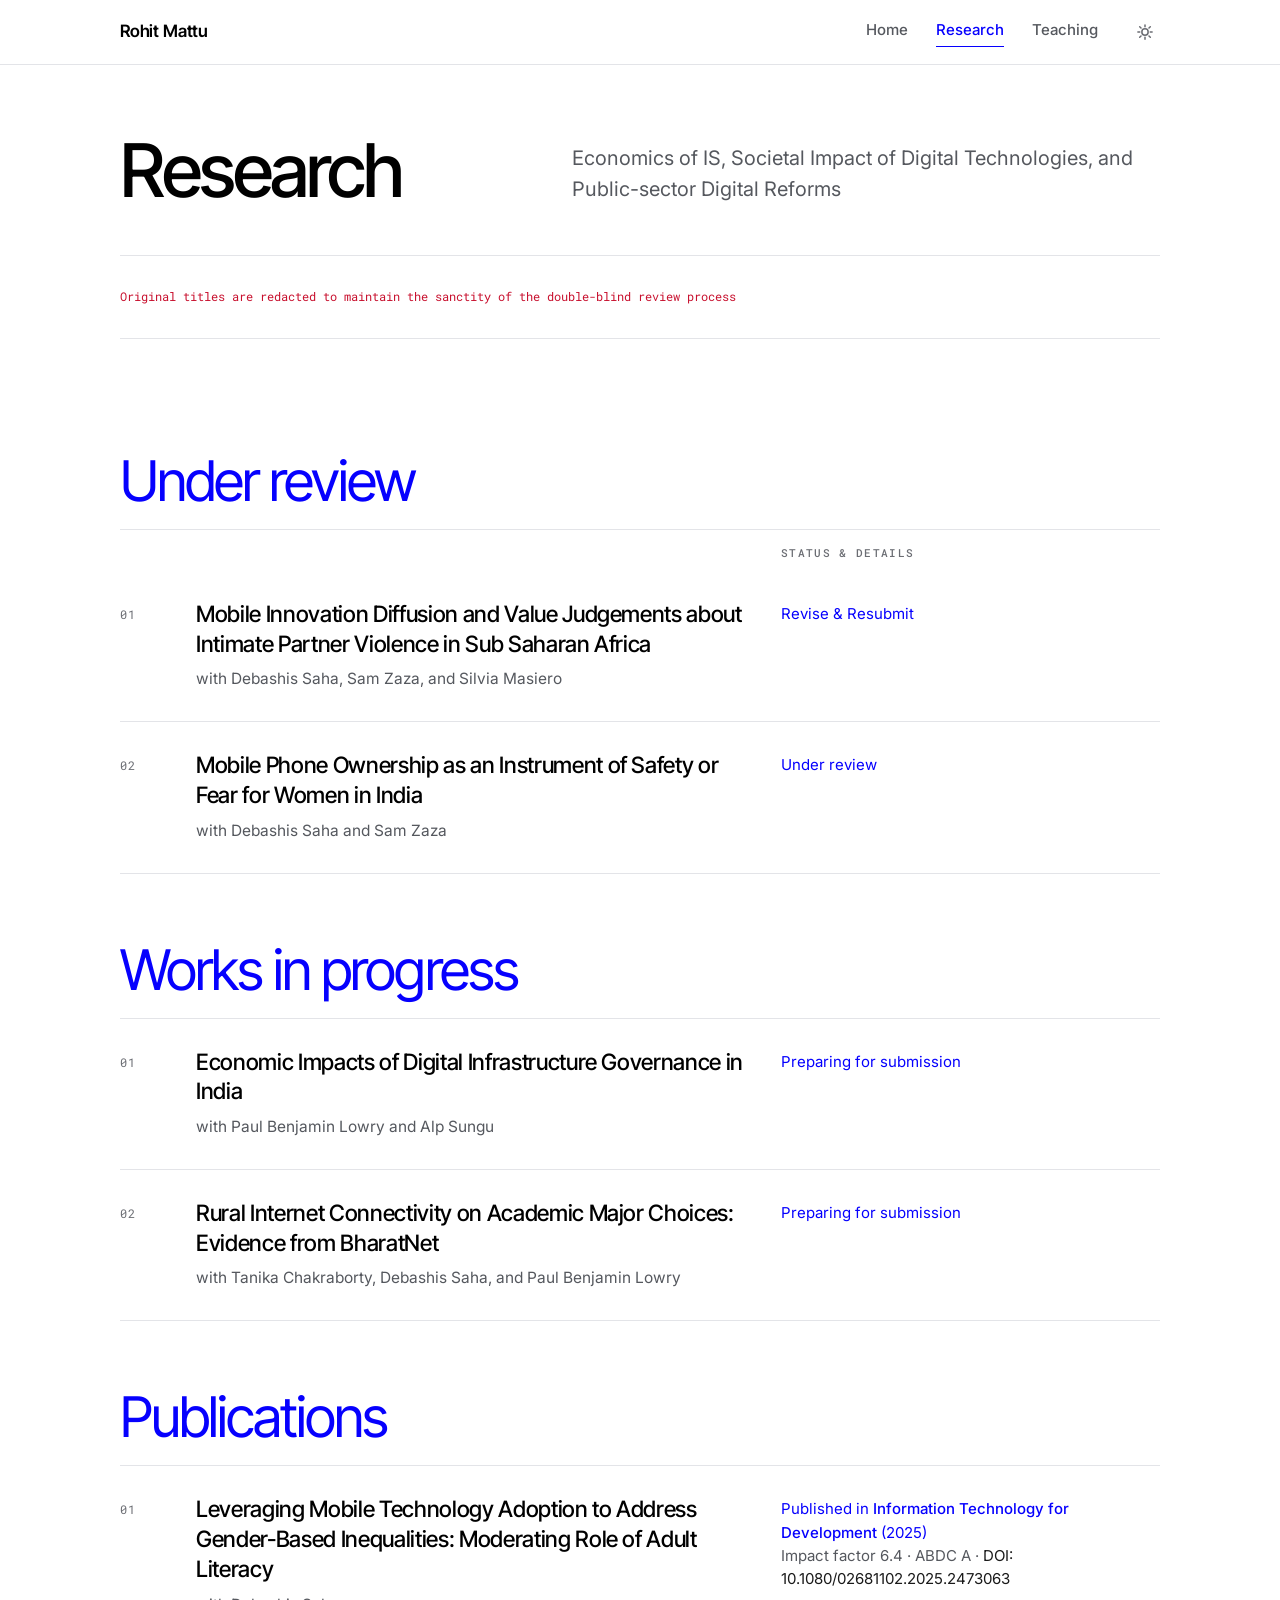
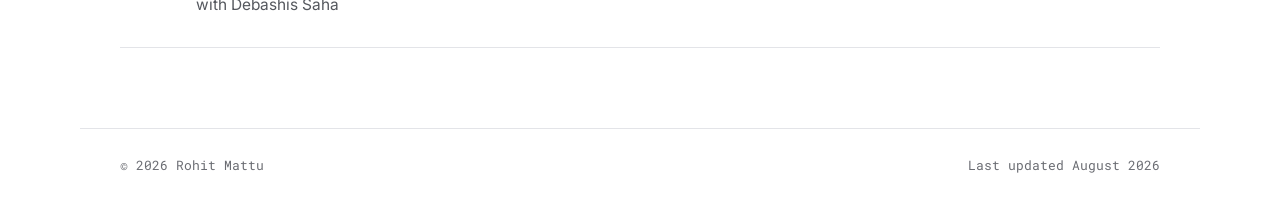
<file: research.html>
<!doctype html>
<html lang="en">
<head>
<meta charset="utf-8" />
<meta name="viewport" content="width=device-width, initial-scale=1" />
<title>Research — Rohit Mattu</title>
<meta name="description" content="Research by Rohit Mattu on the economics of information systems, the societal impact of digital technologies, and public-sector digital reforms." />
<meta property="og:type" content="website" />
<meta property="og:title" content="Research — Rohit Mattu" />
<meta property="og:description" content="Publications and working papers on the economics of information systems and the societal impact of digital technologies." />
<meta name="twitter:card" content="summary" />
<meta name="twitter:title" content="Research — Rohit Mattu" />
<meta name="twitter:description" content="Research on the economics of information systems, societal impact of digital technologies, and public-sector digital reforms." />
<meta name="theme-color" content="#ffffff" media="(prefers-color-scheme: light)" />
<meta name="theme-color" content="#101013" media="(prefers-color-scheme: dark)" />
<link rel="icon" type="image/svg+xml" href="favicon.svg" />
<link rel="apple-touch-icon" href="apple-touch-icon.png" />
<link rel="preconnect" href="https://fonts.googleapis.com" />
<link rel="preconnect" href="https://fonts.gstatic.com" crossorigin />
<link href="https://fonts.googleapis.com/css2?family=Inter:wght@400;500;600&family=Inter+Tight:wght@400;500;600&family=Roboto+Mono:wght@400;500&display=swap" rel="stylesheet" />
<link rel="stylesheet" href="styles.css?v=53" />
<script src="site.js?v=43"></script>
</head>
<body>

<header class="topbar">
  <div class="topbar-inner">
    <a class="brand" href="index.html">Rohit Mattu</a>
    <nav>
      <a href="index.html">Home</a>
      <a href="research.html">Research</a>
      <a href="teaching.html">Teaching</a>
    </nav>
    <button class="theme-toggle" aria-label="Toggle theme">☀</button>
  </div>
</header>

<main class="page research-page">

  <header class="research-masthead" aria-labelledby="research-title">
    <div class="research-masthead-copy">
      <h1 id="research-title" data-intro="name">Research</h1>
      <p class="research-deck" data-intro="meta">Economics of IS, Societal Impact of Digital Technologies, and Public-sector Digital Reforms</p>
    </div>

    <div class="research-dashboard research-dashboard-notice" data-intro="links">
      <p class="research-redaction-note">Original titles are redacted to maintain the sanctity of the double-blind review process</p>
    </div>
  </header>

  <section class="research-section reveal" id="under-review" aria-labelledby="under-review-title">
    <header class="research-section-head">
      <h2 id="under-review-title">Under review</h2>
    </header>
    <div class="research-columns" aria-hidden="true">
      <span></span>
      <span></span>
      <span>Status &amp; details</span>
    </div>
    <ol class="research-catalog">
      <li class="research-paper">
        <span class="research-paper-number" aria-hidden="true">01</span>
        <div class="research-paper-main">
          <h3>Mobile Innovation Diffusion and Value Judgements about Intimate Partner Violence in Sub Saharan Africa</h3>
          <p class="research-coauthors">with Debashis Saha, Sam Zaza, and Silvia Masiero</p>
        </div>
        <div class="research-paper-meta">
          <p class="research-status">Revise &amp; Resubmit</p>
        </div>
      </li>
      <li class="research-paper">
        <span class="research-paper-number" aria-hidden="true">02</span>
        <div class="research-paper-main">
          <h3>Mobile Phone Ownership as an Instrument of Safety or Fear for Women in India</h3>
          <p class="research-coauthors">with Debashis Saha and Sam Zaza</p>
        </div>
        <div class="research-paper-meta">
          <p class="research-status">Under review</p>
        </div>
      </li>
    </ol>
  </section>

  <section class="research-section reveal" id="work-in-progress" aria-labelledby="work-in-progress-title">
    <header class="research-section-head">
      <h2 id="work-in-progress-title">Works in progress</h2>
    </header>
    <ol class="research-catalog">
      <li class="research-paper">
        <span class="research-paper-number" aria-hidden="true">01</span>
        <div class="research-paper-main">
          <h3>Economic Impacts of Digital Infrastructure Governance in India</h3>
          <p class="research-coauthors">with Paul Benjamin Lowry and Alp Sungu</p>
        </div>
        <div class="research-paper-meta">
          <p class="research-status">Preparing for submission</p>
        </div>
      </li>
      <li class="research-paper">
        <span class="research-paper-number" aria-hidden="true">02</span>
        <div class="research-paper-main">
          <h3>Rural Internet Connectivity on Academic Major Choices: Evidence from BharatNet</h3>
          <p class="research-coauthors">with Tanika Chakraborty, Debashis Saha, and Paul Benjamin Lowry</p>
        </div>
        <div class="research-paper-meta">
          <p class="research-status">Preparing for submission</p>
        </div>
      </li>
    </ol>
  </section>

  <section class="research-section reveal" id="publications" aria-labelledby="publications-title">
    <header class="research-section-head">
      <h2 id="publications-title">Publications</h2>
    </header>
    <ol class="research-catalog">
      <li class="research-paper">
        <span class="research-paper-number" aria-hidden="true">01</span>
        <div class="research-paper-main">
          <h3>Leveraging Mobile Technology Adoption to Address Gender-Based Inequalities: Moderating Role of Adult Literacy</h3>
          <p class="research-coauthors">with Debashis Saha</p>
        </div>
        <div class="research-paper-meta">
          <p class="research-status">Published in <span>Information Technology for Development</span> (2025)</p>
          <p class="research-presentations">Impact factor 6.4 · ABDC A · <a href="https://doi.org/10.1080/02681102.2025.2473063" target="_blank" rel="noopener">DOI: 10.1080/02681102.2025.2473063</a></p>
        </div>
      </li>
    </ol>
  </section>

</main>

<footer class="site-foot">
  <span>© 2026 Rohit Mattu</span>
  <span>Last updated August 2026</span>
</footer>

</body>
</html>
</file>
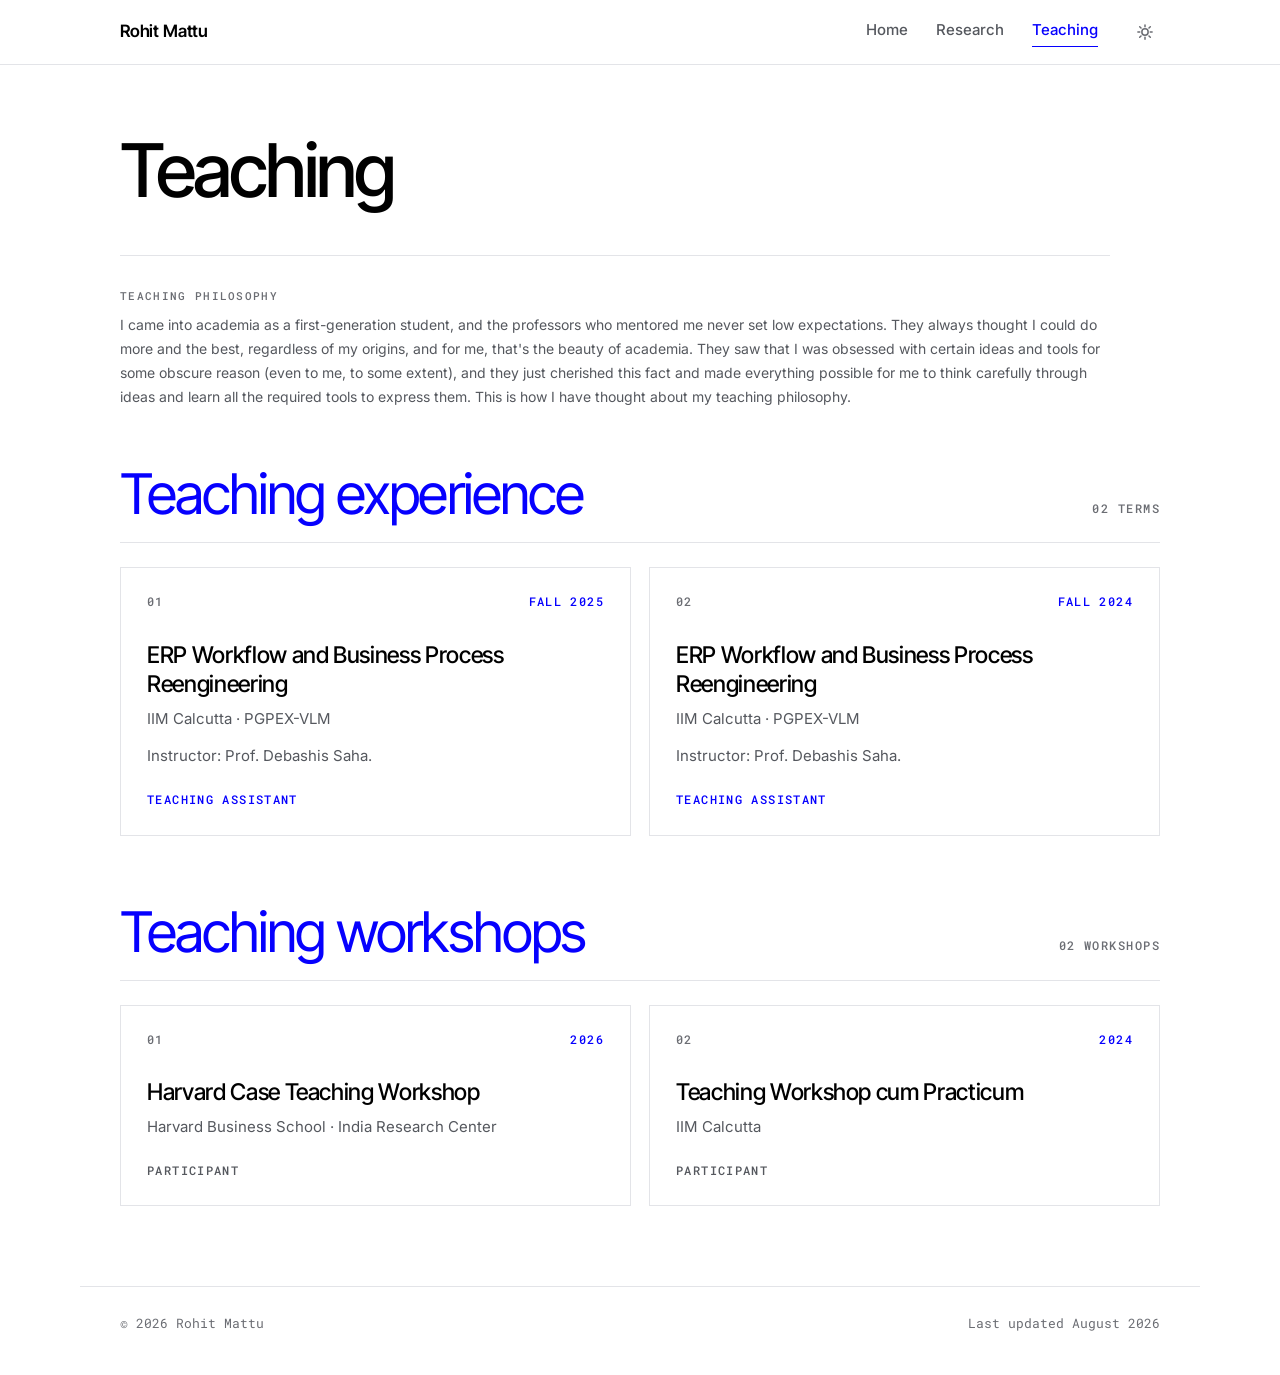
<file: teaching.html>
<!doctype html>
<html lang="en">
<head>
<meta charset="utf-8" />
<meta name="viewport" content="width=device-width, initial-scale=1" />
<title>Teaching — Rohit Mattu</title>
<meta name="description" content="Teaching experience, teaching workshops, and teaching philosophy by Rohit Mattu." />
<meta property="og:type" content="website" />
<meta property="og:title" content="Teaching — Rohit Mattu" />
<meta property="og:description" content="Teaching experience, teaching workshops, and teaching philosophy by Rohit Mattu." />
<meta name="twitter:card" content="summary" />
<meta name="twitter:title" content="Teaching — Rohit Mattu" />
<meta name="twitter:description" content="Teaching experience, workshops, and philosophy by Rohit Mattu." />
<meta name="theme-color" content="#ffffff" media="(prefers-color-scheme: light)" />
<meta name="theme-color" content="#101013" media="(prefers-color-scheme: dark)" />
<link rel="icon" type="image/svg+xml" href="favicon.svg" />
<link rel="apple-touch-icon" href="apple-touch-icon.png" />
<link rel="preconnect" href="https://fonts.googleapis.com" />
<link rel="preconnect" href="https://fonts.gstatic.com" crossorigin />
<link href="https://fonts.googleapis.com/css2?family=Inter:wght@400;500;600&family=Inter+Tight:wght@400;500;600&family=Roboto+Mono:wght@400;500&display=swap" rel="stylesheet" />
<link rel="stylesheet" href="styles.css?v=53" />
<script src="site.js?v=43"></script>
</head>
<body>

<header class="topbar">
  <div class="topbar-inner">
    <a class="brand" href="index.html">Rohit Mattu</a>
    <nav>
      <a href="index.html">Home</a>
      <a href="research.html">Research</a>
      <a href="teaching.html">Teaching</a>
    </nav>
    <button class="theme-toggle" aria-label="Toggle theme">☀</button>
  </div>
</header>

<main class="page teaching-page">

  <header class="teaching-masthead" aria-labelledby="teaching-title">
    <div class="teaching-masthead-copy teaching-masthead-copy-solo">
      <h1 id="teaching-title" data-intro="name">Teaching</h1>
    </div>

    <aside class="teaching-philosophy" aria-labelledby="teaching-philosophy-title" data-intro="links">
      <h2 id="teaching-philosophy-title">Teaching philosophy</h2>
      <p>I came into academia as a first-generation student, and the professors who mentored me never set low expectations. They always thought I could do more and the best, regardless of my origins, and for me, that's the beauty of academia. They saw that I was obsessed with certain ideas and tools for some obscure reason (even to me, to some extent), and they just cherished this fact and made everything possible for me to think carefully through ideas and learn all the required tools to express them. This is how I have thought about my teaching philosophy.</p>
    </aside>
  </header>

  <section class="teaching-section reveal" aria-labelledby="teaching-experience-title">
    <header class="teaching-section-head">
      <h2 id="teaching-experience-title">Teaching experience</h2>
      <span>02 terms</span>
    </header>
    <ol class="teaching-grid">
      <li class="teaching-card">
        <div class="teaching-card-meta">
          <span class="teaching-card-number" aria-hidden="true">01</span>
          <span class="teaching-card-term">Fall 2025</span>
        </div>
        <div class="teaching-card-body">
          <h3>ERP Workflow and Business Process Reengineering</h3>
          <p class="teaching-card-institution">IIM Calcutta · PGPEX-VLM</p>
          <p class="teaching-card-description">Instructor: Prof. Debashis Saha.</p>
        </div>
        <span class="teaching-card-role accent">Teaching Assistant</span>
      </li>
      <li class="teaching-card">
        <div class="teaching-card-meta">
          <span class="teaching-card-number" aria-hidden="true">02</span>
          <span class="teaching-card-term">Fall 2024</span>
        </div>
        <div class="teaching-card-body">
          <h3>ERP Workflow and Business Process Reengineering</h3>
          <p class="teaching-card-institution">IIM Calcutta · PGPEX-VLM</p>
          <p class="teaching-card-description">Instructor: Prof. Debashis Saha.</p>
        </div>
        <span class="teaching-card-role accent">Teaching Assistant</span>
      </li>
    </ol>
  </section>

  <section class="teaching-section reveal" aria-labelledby="teaching-training-title">
    <header class="teaching-section-head">
      <h2 id="teaching-training-title">Teaching workshops</h2>
      <span>02 workshops</span>
    </header>
    <ol class="teaching-grid">
      <li class="teaching-card teaching-card-compact">
        <div class="teaching-card-meta">
          <span class="teaching-card-number" aria-hidden="true">01</span>
          <span class="teaching-card-term">2026</span>
        </div>
        <div class="teaching-card-body">
          <h3>Harvard Case Teaching Workshop</h3>
          <p class="teaching-card-institution">Harvard Business School · India Research Center</p>
        </div>
        <span class="teaching-card-role">Participant</span>
      </li>
      <li class="teaching-card teaching-card-compact">
        <div class="teaching-card-meta">
          <span class="teaching-card-number" aria-hidden="true">02</span>
          <span class="teaching-card-term">2024</span>
        </div>
        <div class="teaching-card-body">
          <h3>Teaching Workshop cum Practicum</h3>
          <p class="teaching-card-institution">IIM Calcutta</p>
        </div>
        <span class="teaching-card-role">Participant</span>
      </li>
    </ol>
  </section>

</main>

<footer class="site-foot">
  <span>© 2026 Rohit Mattu</span>
  <span>Last updated August 2026</span>
</footer>

</body>
</html>
</file>
<file: styles.css>
/* ============================================================
   Design system
   Type      — Inter Tight (display) · Inter (body) · Roboto Mono (labels)
               [after brianjabarian.org's Neue Haas Grotesk pairing]
   Color     — near-black ink on white, one electric-blue accent (#0600fe),
               hairline rules (#e3e4e8)  [brianjabarian.org]
   Frame     — hairline section dividers + small mono eyebrows  [auyonsiddiq.com]
   Motion    — staggered hero glide: hello ↓ · name ↑ · photo ←  [chu-li.me]
   ============================================================ */

:root {
  --font-display: "Inter Tight", -apple-system, BlinkMacSystemFont, "Helvetica Neue", Helvetica, Arial, sans-serif;
  --font-body: "Inter", -apple-system, BlinkMacSystemFont, "Helvetica Neue", Helvetica, Arial, sans-serif;
  --font-mono: "Roboto Mono", ui-monospace, "SF Mono", Menlo, Consolas, monospace;

  --bg: #ffffff;
  --ink: #1a1a1a;
  --ink-deep: #000000;
  --ink-soft: #55585e;
  --ink-faint: #6b6d73;
  --rule: #e3e4e8;
  --rule-strong: #b2bbca;
  --accent: #0600fe;
  --accent-wash: #f3f3ff;
  --lbs-red: #c8102e;
}

html[data-theme="dark"] {
  --bg: #101013;
  --ink: #e4e4e8;
  --ink-deep: #ffffff;
  --ink-soft: #a6a8b1;
  --ink-faint: #83858e;
  --rule: #26272c;
  --rule-strong: #3b3c44;
  --accent: #8a93ff;
  --accent-wash: #191927;
  --lbs-red: #ff6b7d;
}

/* ---------- Base ---------- */
* { box-sizing: border-box; }

html {
  font-size: 62.5%;
  background: var(--bg);
  scroll-behavior: smooth;
}

body {
  margin: 0;
  padding: 0;
  background: var(--bg);
  color: var(--ink);
  font-family: var(--font-body);
  font-size: 1.7rem;
  line-height: 1.7;
  font-weight: 400;
  -webkit-font-smoothing: antialiased;
  -moz-osx-font-smoothing: grayscale;
  transition: background-color 0.2s ease, color 0.2s ease;
  min-height: 100vh;
  display: flex;
  flex-direction: column;
  /* The hero scroll-drift translates text past the right edge —
     clip it so it never creates a horizontal scrollbar */
  overflow-x: clip;
}

.page {
  max-width: 1120px;
  width: 100%;
  margin: 0 auto;
  padding: 0 40px;
  flex: 1;
}

@media (max-width: 640px) {
  body { font-size: 1.6rem; }
  .page { padding: 0 22px; }
}

/* ---------- Typography ---------- */
h1, h2, h3, h4, h5, h6 {
  font-family: var(--font-display);
  color: var(--ink-deep);
  margin: 0;
  font-weight: 500;
  line-height: 1.2;
  letter-spacing: -0.015em;
}

h3 {
  font-size: 1.8rem;
  font-weight: 600;
  letter-spacing: -0.005em;
  margin: 0 0 0.4rem;
}

p {
  margin: 0 0 1.5rem;
  text-wrap: pretty;
}

em, i, cite, dfn { font-style: normal; }
strong, b { font-weight: 600; color: var(--ink-deep); }

/* Small mono label — the site's recurring micro-texture */
.mono-label {
  font-family: var(--font-mono);
  font-size: 1.25rem;
  font-weight: 500;
  letter-spacing: 0.16em;
  text-transform: uppercase;
}

/* ---------- Links: underline grows on hover, turns blue ---------- */
a {
  color: var(--ink);
  text-decoration: none;
  transition: color 0.18s ease;
}

main a {
  background-image: linear-gradient(currentColor, currentColor);
  background-repeat: no-repeat;
  background-size: 0% 1px;
  background-position: 0 96%;
  transition: color 0.18s ease, background-size 0.28s ease;
}
main a:hover {
  color: var(--accent);
  background-size: 100% 1px;
}

/* ---------- Top nav ---------- */
.topbar {
  position: sticky;
  top: 0;
  z-index: 20;
  background: color-mix(in srgb, var(--bg) 58%, transparent);
  -webkit-backdrop-filter: blur(12px) saturate(1.4);
  backdrop-filter: blur(12px) saturate(1.4);
  border-bottom: 1px solid var(--rule);
}

.topbar-inner {
  max-width: 1120px;
  margin: 0 auto;
  padding: 1.7rem 40px;
  display: flex;
  align-items: center;
  gap: 3.2rem;
  font-size: 1.5rem;
}

.topbar .brand {
  font-family: var(--font-display);
  color: var(--ink-deep);
  margin-right: auto;
  font-weight: 600;
  font-size: 1.7rem;
  letter-spacing: -0.01em;
}
.topbar .brand:hover { color: var(--accent); }

.topbar nav {
  display: flex;
  gap: 2.8rem;
  align-items: center;
}

.topbar nav a {
  color: var(--ink-soft);
  font-weight: 500;
  padding-bottom: 3px;
  border-bottom: 1.5px solid transparent;
  background-image: linear-gradient(currentColor, currentColor);
  background-repeat: no-repeat;
  background-size: 0% 1.5px;
  background-position: 0 100%;
  transition: color 0.18s ease, background-size 0.28s ease;
}
.topbar nav a:hover {
  color: var(--ink-deep);
  background-size: 100% 1.5px;
}
.topbar nav a.active {
  color: var(--accent);
  border-bottom-color: var(--accent);
}

.theme-toggle {
  background: none;
  border: none;
  cursor: pointer;
  color: var(--ink-faint);
  padding: 4px 6px;
  line-height: 0;
  transition: color 0.2s;
}
.theme-toggle svg {
  width: 18px;
  height: 18px;
  display: block;
}
.theme-toggle:hover { color: var(--accent); }

@media (max-width: 640px) {
  .topbar-inner { padding: 1.4rem 22px; gap: 1.6rem; font-size: 1.4rem; }
  .topbar nav { gap: 1.8rem; }
  .topbar .brand { display: none; }
}

/* ---------- Hero ---------- */
.hero {
  padding-top: 8rem;
  padding-bottom: 3.6rem;
  display: grid;
  grid-template-columns: 1fr 320px;
  gap: 6rem;
  /* Top-aligned so the photo's top edge sits on "hello"'s cap line */
  align-items: start;
}

.hero-sub {
  grid-template-columns: 1fr;
  padding-top: 6.4rem;
  padding-bottom: 1.6rem;
}

.hero-text {
  display: flex;
  flex-direction: column;
  min-width: 0;
}

.hero-hello {
  font-family: var(--font-display);
  font-size: clamp(4.4rem, 7vw, 6.8rem);
  font-weight: 400;
  line-height: 1;
  letter-spacing: -0.01em;
  color: var(--ink-soft);
  margin: 0 0 1.2rem 0.2rem;
  /* Scroll drift — composes with the entrance animation's transform */
  translate: var(--hello-shift, 0px) 0;
}

.hero-name {
  font-size: clamp(4.4rem, 7vw, 6.8rem);
  font-weight: 600;
  letter-spacing: -0.025em;
  line-height: 1.05;
  margin: 0 0 3rem;
  translate: var(--name-shift, 0px) 0;
}
.hero-name .dot { color: var(--accent); }

.hero-sub h1 {
  font-size: clamp(3.6rem, 5.5vw, 5rem);
  font-weight: 600;
  letter-spacing: -0.02em;
  margin: 0 0 2rem;
}

.hero .affil {
  color: var(--ink-soft);
  font-size: 2.1rem;
  line-height: 1.45;
  margin: 0 0 3.2rem;
  max-width: 70ch;
}
.hero .affil .role { display: block; }
.hero .affil .role.title {
  color: var(--ink-deep);
  font-weight: 500;
}
.hero .affil a { color: var(--ink-soft); }

.hero-links {
  display: flex;
  flex-wrap: wrap;
  gap: 1.2rem 2.6rem;
  font-size: 1.55rem;
  font-weight: 500;
}
.hero-links a { color: var(--ink); }
.hero-links a[target="_blank"]::after {
  content: " ↗";
  font-size: 0.8em;
  color: var(--ink-faint);
}
.hero-links a:hover::after { color: var(--accent); }

.headshot-frame { margin: 0.8rem 0 0; }
.headshot {
  width: 100%;
  max-width: 320px;
  aspect-ratio: 1 / 1;
  display: block;
  object-fit: cover;
  /* Circular portrait — sanctioned exception to the sharp-corner rule;
     echoes the site's other circles (globe, dots) */
  border-radius: 50%;
}
html[data-theme="dark"] .headshot { filter: brightness(0.92); }

@media (max-width: 720px) {
  .hero {
    grid-template-columns: 1fr;
    gap: 3.2rem;
    padding-top: 4.4rem;
    padding-bottom: 2.4rem;
  }
  .hero-name { margin-bottom: 2.2rem; }
  .hero .affil { font-size: 1.8rem; margin-bottom: 2.4rem; }
  .hero-links { gap: 0.8rem 2.2rem; }
  .headshot-frame { margin-top: 0; }
  .headshot { max-width: 280px; }
}

/* ---------- Hero entrance (chu-li.me glide) ----------
   hello glides down · name glides up · photo slides in from
   the right · meta and links rise — staggered, soft ease.   */
html.js [data-intro] {
  opacity: 0;
  animation: 0.95s cubic-bezier(0.16, 1, 0.3, 1) both;
}
html.js [data-intro="hello"] { animation-name: intro-down;  animation-delay: 0.08s; }
html.js [data-intro="name"]  { animation-name: intro-up;    animation-delay: 0.22s; }
html.js [data-intro="photo"] { animation-name: intro-slide; animation-delay: 0.40s; }
html.js [data-intro="meta"]  { animation-name: intro-rise;  animation-delay: 0.52s; }
html.js [data-intro="links"] { animation-name: intro-rise;  animation-delay: 0.64s; }

@keyframes intro-down {
  from { opacity: 0; transform: translateY(-45%); }
  to   { opacity: 1; transform: none; }
}
@keyframes intro-up {
  from { opacity: 0; transform: translateY(32%); }
  to   { opacity: 1; transform: none; }
}
@keyframes intro-slide {
  from { opacity: 0; transform: translateX(7%); }
  to   { opacity: 1; transform: none; }
}
@keyframes intro-rise {
  from { opacity: 0; transform: translateY(14px); }
  to   { opacity: 1; transform: none; }
}

/* ---------- Sections: hairline rule + mono eyebrow ---------- */
section.block {
  border-top: 1px solid var(--rule);
  padding: 4rem 0 2.8rem;
}

section.block > h2 {
  font-family: var(--font-mono);
  font-size: 1.25rem;
  font-weight: 500;
  letter-spacing: 0.18em;
  text-transform: uppercase;
  color: var(--ink-soft);
  margin: 0 0 2.6rem;
}

/* Two-level header for major sections: mono eyebrow + display title */
section.block > .eyebrow {
  display: block;
  font-family: var(--font-mono);
  font-size: 1.25rem;
  font-weight: 500;
  letter-spacing: 0.18em;
  text-transform: uppercase;
  color: var(--ink-soft);
  margin: 0 0 1rem;
}
section.block > h2.section-title {
  font-family: var(--font-display);
  font-size: 2.8rem;
  font-weight: 600;
  letter-spacing: -0.015em;
  text-transform: none;
  color: var(--ink-deep);
  margin: 0 0 3rem;
}

/* ---------- About ---------- */
.body-copy, .about-wide {
  max-width: 76ch;
}
.about-wide p {
  font-size: 1.75rem;
  line-height: 1.75;
  margin-bottom: 1.6rem;
}
.about-wide p:first-child {
  font-size: 2rem;
  line-height: 1.6;
  color: var(--ink-deep);
}

/* About: copy left, interests card in the right rail on wide screens */
.about-grid {
  display: grid;
  grid-template-columns: minmax(0, 1fr) 300px;
  gap: 5rem;
  align-items: start;
}
@media (max-width: 900px) {
  .about-grid { grid-template-columns: 1fr; gap: 2.8rem; }
}

/* Research-interests card (jasmineyang.marketing) — left-accent language,
   matching the conference detail card */
.interests {
  border-left: 3px solid var(--accent);
  padding: 0.4rem 0 0.4rem 2.2rem;
}
.interests .int-label {
  display: block;
  font-family: var(--font-mono);
  font-size: 1.2rem;
  font-weight: 500;
  letter-spacing: 0.16em;
  text-transform: uppercase;
  color: var(--accent);
  margin-bottom: 0.9rem;
}
.interests p {
  margin: 0;
  font-size: 1.65rem;
  color: var(--ink);
}

/* ---------- News ---------- */
.news-list {
  list-style: none;
  padding: 0;
  margin: 0;
}

.news-item {
  display: grid;
  grid-template-columns: 110px 1fr;
  gap: 2.4rem;
  padding: 1.3rem 0;
  align-items: baseline;
  border-bottom: 1px solid var(--rule);
}
.news-item:last-child { border-bottom: none; }

.news-date {
  font-family: var(--font-mono);
  color: var(--ink-faint);
  font-size: 1.3rem;
  white-space: nowrap;
}

.news-body {
  font-size: 1.65rem;
  line-height: 1.6;
  max-width: 74ch;
}

.news-body .tag {
  display: inline-block;
  font-family: var(--font-mono);
  font-size: 1.1rem;
  font-weight: 500;
  letter-spacing: 0.14em;
  text-transform: uppercase;
  color: var(--accent);
  margin-right: 1rem;
  vertical-align: 1px;
}

.hidden-news { display: none; }
.news-list.expanded .hidden-news { display: grid; }

.news-more { margin-top: 1.8rem; }
.news-more button {
  background: none;
  border: none;
  font-family: var(--font-mono);
  font-size: 1.3rem;
  color: var(--ink-soft);
  cursor: pointer;
  padding: 4px 0;
  transition: color 0.18s;
}
.news-more button:hover { color: var(--accent); }

@media (max-width: 640px) {
  .news-item { grid-template-columns: 1fr; gap: 4px; padding: 1.1rem 0; }
}

/* ---------- Globe section ---------- */
.globe-grid {
  display: grid;
  grid-template-columns: minmax(0, 1.35fr) minmax(0, 1fr);
  gap: 4rem;
  align-items: start;
}
.globe-col, .conf-col { min-width: 0; }
.conf-col { padding-top: 0.5rem; }

#globe-wrap { width: 100%; }
#globe-mount {
  width: 100%;
  height: 600px;
  min-height: 480px;
  background: transparent;
  cursor: grab;
}
#globe-mount:active { cursor: grabbing; }
#globe-mount canvas { display: block; }

.globe-legend {
  display: flex;
  gap: 2.4rem;
  margin-top: 1.2rem;
  font-family: var(--font-mono);
  font-size: 1.25rem;
  color: var(--ink-soft);
}
.globe-legend .dot {
  display: inline-block;
  width: 9px; height: 9px;
  border-radius: 50%;
  margin-right: 7px;
  vertical-align: 0;
}
.globe-legend .dot.upcoming { background: var(--accent); }
.globe-legend .dot.past { background: var(--ink-soft); }

/* Keyboard-accessible entry point to the conference tour */
.globe-browse {
  background: none;
  border: 1px solid var(--rule-strong);
  font-family: var(--font-mono);
  font-size: 1.25rem;
  font-weight: 500;
  letter-spacing: 0.08em;
  color: var(--ink-soft);
  padding: 0.8rem 1.6rem;
  margin-top: 1.6rem;
  cursor: pointer;
  transition: color 0.18s ease, border-color 0.18s ease;
}
.globe-browse:hover {
  color: var(--accent);
  border-color: var(--accent);
}

/* Conference index — table of contents shown when no conference is selected.
   Clicking a row selects it on the globe; the detail card replaces the list. */
.conf-index {
  list-style: none;
  margin: 0;
  padding: 0;
}
.conf-index li { border-bottom: 1px solid var(--rule); }
.conf-index li:last-child { border-bottom: none; }
.conf-index button {
  display: grid;
  grid-template-columns: 10px minmax(0, 1fr) auto;
  align-items: baseline;
  gap: 1.4rem;
  width: 100%;
  background: none;
  border: none;
  padding: 1.15rem 0.2rem;
  cursor: pointer;
  font-family: var(--font-body);
  font-size: 1.5rem;
  color: var(--ink);
  text-align: left;
}
.conf-index .ci-dot {
  width: 8px;
  height: 8px;
  border-radius: 50%;
  align-self: center;
}
.conf-index .ci-dot.upcoming { background: var(--accent); }
.conf-index .ci-dot.past { background: var(--ink-soft); }
.conf-index .ci-name {
  font-weight: 500;
  transition: color 0.18s ease;
}
.conf-index button:hover .ci-name { color: var(--accent); }
.conf-index .ci-year {
  font-family: var(--font-mono);
  font-size: 1.25rem;
  color: var(--ink-faint);
}

/* Conference detail card */
.cd-card {
  padding: 1.6rem 0 0 2.6rem;
  border-left: 3px solid var(--accent);
}
.cd-status {
  font-family: var(--font-mono);
  font-size: 1.2rem;
  font-weight: 500;
  letter-spacing: 0.16em;
  text-transform: uppercase;
  margin: 0 0 1.4rem;
  display: inline-block;
}
.cd-row {
  padding: 1.4rem 0;
  border-top: 1px solid var(--rule);
}
.cd-row:last-of-type { padding-bottom: 0.4rem; }
.cd-label {
  display: block;
  font-family: var(--font-mono);
  font-size: 1.15rem;
  font-weight: 500;
  letter-spacing: 0.14em;
  text-transform: uppercase;
  color: var(--ink-faint);
  margin-bottom: 0.6rem;
}
.cd-val {
  display: block;
  color: var(--ink-deep);
  font-size: 1.7rem;
  font-weight: 500;
  line-height: 1.45;
}

.cd-nav {
  display: flex;
  align-items: center;
  gap: 1.6rem;
  margin-top: 2.4rem;
}
.cd-nav button {
  background: none;
  border: 1px solid var(--rule-strong);
  font-family: var(--font-mono);
  font-size: 1.2rem;
  font-weight: 500;
  letter-spacing: 0.08em;
  color: var(--ink-soft);
  padding: 0.7rem 1.4rem;
  cursor: pointer;
  transition: color 0.18s ease, border-color 0.18s ease;
}
.cd-nav button:hover {
  color: var(--accent);
  border-color: var(--accent);
}
.cd-count {
  font-family: var(--font-mono);
  font-size: 1.2rem;
  color: var(--ink-faint);
  flex: 1;
  text-align: center;
  white-space: nowrap;
}

.fade-in { animation: cd-fade 0.45s ease both; }
.fade-out { animation: cd-fade 0.45s ease reverse both; }
@keyframes cd-fade {
  from { opacity: 0; transform: translateY(8px); }
  to   { opacity: 1; transform: none; }
}

@media (max-width: 900px) {
  .globe-grid { grid-template-columns: 1fr; gap: 2.4rem; }
  #globe-mount { height: 480px; }
}

/* ---------- Editorial page mastheads ---------- */
.research-masthead,
.teaching-masthead {
  padding: 7rem 0 5.6rem;
}

.research-masthead-copy,
.teaching-masthead-copy {
  display: grid;
  grid-template-columns: minmax(0, 0.8fr) minmax(340px, 1.2fr);
  gap: 6rem;
  align-items: end;
}

.research-masthead h1,
.teaching-masthead h1 {
  font-size: clamp(5.2rem, 7vw, 7.4rem);
  font-weight: 500;
  line-height: 0.95;
  letter-spacing: -0.04em;
}

.research-deck,
.teaching-deck {
  max-width: 56ch;
  margin: 0;
  color: var(--ink-soft);
  font-size: 2rem;
  line-height: 1.55;
}

.research-dashboard,
.teaching-dashboard {
  display: grid;
  grid-template-columns: minmax(0, 1.05fr) minmax(340px, 0.95fr);
  gap: 6rem;
  align-items: center;
  margin-top: 5rem;
  padding: 3.2rem 0;
  border-top: 1px solid var(--rule);
  border-bottom: 1px solid var(--rule);
}

.research-dashboard-notice { grid-template-columns: minmax(0, 1fr); }

.research-redaction-note {
  margin: 0;
  color: var(--lbs-red);
  font-family: var(--font-mono);
  font-size: 1.15rem;
  line-height: 1.6;
}

.teaching-masthead-copy-solo {
  grid-template-columns: minmax(0, 1fr);
}

.research-stats,
.teaching-stats {
  display: grid;
  grid-template-columns: repeat(2, minmax(0, 1fr));
  gap: 4rem;
  margin: 0;
}

.research-stats div,
.teaching-stats div {
  display: flex;
  flex-direction: column;
  min-width: 0;
}

.research-stats dd,
.teaching-stats dd {
  order: -1;
  margin: 0;
  color: var(--rule-strong);
  font-family: var(--font-display);
  font-size: clamp(5.4rem, 8vw, 7.6rem);
  font-weight: 400;
  line-height: 0.9;
  letter-spacing: -0.04em;
}

.research-stats dt,
.teaching-stats dt {
  margin-top: 1.2rem;
  color: var(--ink-faint);
  font-family: var(--font-mono);
  font-size: 1.2rem;
  font-weight: 500;
  line-height: 1.45;
  letter-spacing: 0.12em;
  text-transform: uppercase;
}

.research-focus,
.teaching-focus {
  padding-left: 3rem;
  border-left: 1px solid var(--rule);
}

.research-micro-label,
.teaching-micro-label {
  display: block;
  margin-bottom: 0.7rem;
  color: var(--ink-faint);
  font-family: var(--font-mono);
  font-size: 1.15rem;
  font-weight: 500;
  line-height: 1.4;
  letter-spacing: 0.12em;
  text-transform: uppercase;
}

.research-focus > p,
.teaching-focus > p {
  margin: 0;
  max-width: 48ch;
  font-size: 1.65rem;
  line-height: 1.6;
}

.research-focus .research-note {
  margin-top: 1.2rem;
  color: var(--ink-faint);
  font-family: var(--font-mono);
  font-size: 1.2rem;
  line-height: 1.55;
}

.research-section,
.teaching-section {
  padding: 5.8rem 0 1rem;
  scroll-margin-top: 8rem;
}

.research-section-head,
.teaching-section-head {
  display: flex;
  gap: 2rem;
  align-items: flex-end;
  justify-content: space-between;
  padding-bottom: 2rem;
  border-bottom: 1px solid var(--rule);
}

.research-section-head h2,
.teaching-section-head h2 {
  color: var(--accent);
  font-size: clamp(3.8rem, 5.5vw, 5.6rem);
  font-weight: 400;
  line-height: 1;
  letter-spacing: -0.035em;
}

.research-section-head > span,
.teaching-section-head > span {
  flex: 0 0 auto;
  padding-bottom: 0.4rem;
  color: var(--ink-faint);
  font-family: var(--font-mono);
  font-size: 1.2rem;
  font-weight: 500;
  letter-spacing: 0.12em;
  text-transform: uppercase;
}

.research-columns,
.research-paper {
  display: grid;
  grid-template-columns: 4.8rem minmax(0, 1.25fr) minmax(280px, 0.85fr);
  gap: 2.8rem;
}

.research-columns {
  padding: 1.4rem 0 0.8rem;
  color: var(--ink-faint);
  font-family: var(--font-mono);
  font-size: 1.1rem;
  font-weight: 500;
  letter-spacing: 0.12em;
  text-transform: uppercase;
}

.research-catalog {
  margin: 0;
  padding: 0;
  list-style: none;
}

.research-paper {
  align-items: start;
  padding: 2.8rem 0 3rem;
  border-bottom: 1px solid var(--rule);
}

.research-paper-number {
  padding-top: 0.5rem;
  color: var(--ink-faint);
  font-family: var(--font-mono);
  font-size: 1.2rem;
  letter-spacing: 0.08em;
  transition: color 0.18s ease;
}

.research-paper-main h3 {
  margin: 0;
  color: var(--ink-deep);
  font-size: 2.25rem;
  font-weight: 500;
  line-height: 1.32;
  letter-spacing: -0.015em;
  transition: color 0.18s ease;
}

.research-coauthors {
  margin: 0.9rem 0 0;
  color: var(--ink-soft);
  font-size: 1.55rem;
  line-height: 1.55;
}

.research-paper-meta {
  padding-top: 0.3rem;
}

.research-paper-meta .research-micro-label:not(:first-child) {
  margin-top: 1.6rem;
}

.research-status,
.research-presentations {
  margin: 0;
  font-size: 1.5rem;
  line-height: 1.55;
}

.research-status { color: var(--accent); }
.research-status span { font-weight: 500; }
.research-presentations { color: var(--ink-soft); }

.research-paper:hover .research-paper-number,
.research-paper:hover .research-paper-main h3 {
  color: var(--accent);
}

@media (max-width: 820px) {
  .research-masthead-copy,
  .research-dashboard,
  .teaching-masthead-copy,
  .teaching-dashboard {
    grid-template-columns: 1fr;
    gap: 3.6rem;
  }

  .research-deck,
  .teaching-deck { max-width: 62ch; }

  .research-focus,
  .teaching-focus {
    padding: 2.8rem 0 0;
    border-top: 1px solid var(--rule);
    border-left: 0;
  }

  .research-columns,
  .research-paper {
    grid-template-columns: 3.4rem minmax(0, 1fr);
    gap: 0 1.6rem;
  }

  .research-columns { display: none; }
  .research-paper-meta {
    grid-column: 2;
    margin-top: 2rem;
    padding-top: 0;
  }
}

@media (max-width: 520px) {
  .research-masthead,
  .teaching-masthead { padding: 4.8rem 0 4.2rem; }
  .research-masthead-copy,
  .teaching-masthead-copy { gap: 2.4rem; }
  .research-masthead h1,
  .teaching-masthead h1 { font-size: 4.8rem; }
  .research-deck,
  .teaching-deck { font-size: 1.8rem; line-height: 1.55; }
  .research-dashboard,
  .teaching-dashboard { gap: 3rem; margin-top: 3.8rem; padding: 2.8rem 0; }
  .research-stats,
  .teaching-stats { gap: 2rem; }
  .research-stats dd,
  .teaching-stats dd { font-size: 5.4rem; }
  .research-stats dt,
  .teaching-stats dt { font-size: 1.1rem; }
  .research-section,
  .teaching-section { padding-top: 5rem; }
  .research-section-head,
  .teaching-section-head { display: block; }
  .research-section-head h2,
  .teaching-section-head h2 { font-size: 3.8rem; line-height: 1.06; }
  .research-section-head > span,
  .teaching-section-head > span { display: block; margin-top: 1.2rem; padding: 0; }
  .research-paper { padding: 2.4rem 0 2.6rem; }
  .research-paper-main h3 { font-size: 2.05rem; }
  .research-coauthors { font-size: 1.5rem; }
  .research-status,
  .research-presentations { font-size: 1.45rem; }
}

/* Full-width, small-type teaching philosophy note below the page title */
.teaching-masthead { padding-bottom: 0; }

.teaching-philosophy {
  max-width: 90ch;
  margin-top: 5rem;
  padding-top: 3.2rem;
  border-top: 1px solid var(--rule);
}

.teaching-philosophy h2 {
  margin: 0 0 1rem;
  color: var(--ink-faint);
  font-family: var(--font-mono);
  font-size: 1.1rem;
  font-weight: 500;
  line-height: 1.4;
  letter-spacing: 0.12em;
  text-transform: uppercase;
}

.teaching-philosophy p {
  margin: 0;
  color: var(--ink-soft);
  font-size: 1.4rem;
  line-height: 1.7;
}

@media (max-width: 520px) {
  .teaching-philosophy { margin-top: 3.8rem; padding-top: 2.8rem; }
  .teaching-philosophy p { font-size: 1.35rem; }
}

/* Redacted title segments — visual blank without screen-reader noise */
.redacted {
  display: inline-block;
  width: 12em;
  max-width: 100%;
  height: 0.85em;
  border-bottom: 1.5px solid var(--ink-soft);
  vertical-align: baseline;
}

.sr-only {
  position: absolute;
  width: 1px;
  height: 1px;
  padding: 0;
  margin: -1px;
  overflow: hidden;
  clip-path: inset(50%);
  white-space: nowrap;
  border: 0;
}

/* ---------- Teaching: course-card index ---------- */
.teaching-grid {
  display: grid;
  grid-template-columns: repeat(auto-fit, minmax(28rem, 1fr));
  gap: 1.8rem;
  margin: 2.4rem 0 0;
  padding: 0;
  list-style: none;
}

.teaching-card {
  display: flex;
  flex-direction: column;
  min-width: 0;
  min-height: 22rem;
  padding: 2.6rem;
  border: 1px solid var(--rule);
  transition: border-color 0.18s ease;
}

.teaching-card:hover { border-color: var(--rule-strong); }

.teaching-card-meta {
  display: flex;
  align-items: baseline;
  justify-content: space-between;
  gap: 1.6rem;
  margin-bottom: 3rem;
}

.teaching-card-number,
.teaching-card-term,
.teaching-card-role {
  font-family: var(--font-mono);
  font-size: 1.15rem;
  font-weight: 500;
  line-height: 1.45;
  letter-spacing: 0.12em;
  text-transform: uppercase;
}

.teaching-card-number { color: var(--ink-faint); }
.teaching-card-term { color: var(--accent); text-align: right; }

.teaching-card-body h3 {
  margin: 0;
  color: var(--ink-deep);
  font-size: 2.3rem;
  font-weight: 500;
  line-height: 1.25;
  letter-spacing: -0.015em;
  transition: color 0.18s ease;
}

.teaching-card:hover .teaching-card-body h3 { color: var(--accent); }
.teaching-card-body h3 a { color: inherit; }

.teaching-card-institution {
  margin: 0.9rem 0 0;
  color: var(--ink-soft);
  font-size: 1.5rem;
  line-height: 1.5;
}

.teaching-card-description {
  margin: 1.4rem 0 0;
  color: var(--ink-soft);
  font-size: 1.5rem;
  line-height: 1.6;
}

.teaching-card-role {
  display: block;
  margin-top: auto;
  padding-top: 2.4rem;
  color: var(--ink-soft);
}

.teaching-card-role.accent { color: var(--accent); }
.teaching-card-compact { min-height: 19rem; }
.teaching-resource-card { min-height: 21rem; }

@media (max-width: 640px) {
  .teaching-grid { grid-template-columns: 1fr; }
  .teaching-card,
  .teaching-card-compact,
  .teaching-resource-card { min-height: 0; padding: 2.3rem; }
  .teaching-card-meta { margin-bottom: 2.4rem; }
  .teaching-card-body h3 { font-size: 2.1rem; }
}

/* ---------- CV items ---------- */
.teaching-item, .research-item {
  padding: 0.4rem 0 1.5rem;
  border-bottom: 1px solid var(--rule);
  margin-bottom: 1.2rem;
}
.teaching-item:last-child, .research-item:last-child {
  border-bottom: none;
  margin-bottom: 0;
}
.teaching-item .meta, .research-item .authors {
  display: block;
  color: var(--ink-soft);
  font-size: 1.5rem;
  margin: 0 0 0.2rem;
}
.teaching-item .venue, .research-item .venue {
  display: block;
  color: var(--ink-soft);
  font-size: 1.5rem;
  margin: 0.3rem 0 0;
  max-width: 90ch;
  line-height: 1.55;
}

/* ---------- Footer ---------- */
footer.site-foot {
  width: 100%;
  max-width: 1120px;
  margin: 7rem auto 0;
  padding: 2.6rem 40px 4rem;
  font-family: var(--font-mono);
  color: var(--ink-faint);
  font-size: 1.25rem;
  display: flex;
  justify-content: space-between;
  flex-wrap: wrap;
  gap: 1rem 2rem;
  align-self: center;
  border-top: 1px solid var(--rule);
}
@media (max-width: 640px) {
  footer.site-foot { padding: 2rem 22px 3rem; flex-direction: column; gap: 6px; }
}

/* ---------- Scroll reveal ----------
   Hidden only when JS is present (site.js adds html.js) —
   without JS every section stays visible. */
html.js .reveal {
  opacity: 0;
  transform: translateY(14px);
  transition: opacity 0.7s cubic-bezier(0.16, 1, 0.3, 1),
              transform 0.7s cubic-bezier(0.16, 1, 0.3, 1);
}
html.js .reveal.in { opacity: 1; transform: none; }

/* ---------- Selection & focus ---------- */
::selection { background: var(--accent); color: #ffffff; }
html[data-theme="dark"] ::selection { background: var(--accent); color: #101013; }

:focus-visible {
  outline: 2px solid var(--accent);
  outline-offset: 3px;
}

/* ---------- Reduced motion ---------- */
@media (prefers-reduced-motion: reduce) {
  html { scroll-behavior: auto; }
  .reveal, [data-intro] { opacity: 1; transform: none; transition: none; animation: none; }
  .hero-hello, .hero-name { translate: none; }
  * { animation: none !important; transition: none !important; }
}
</file>
